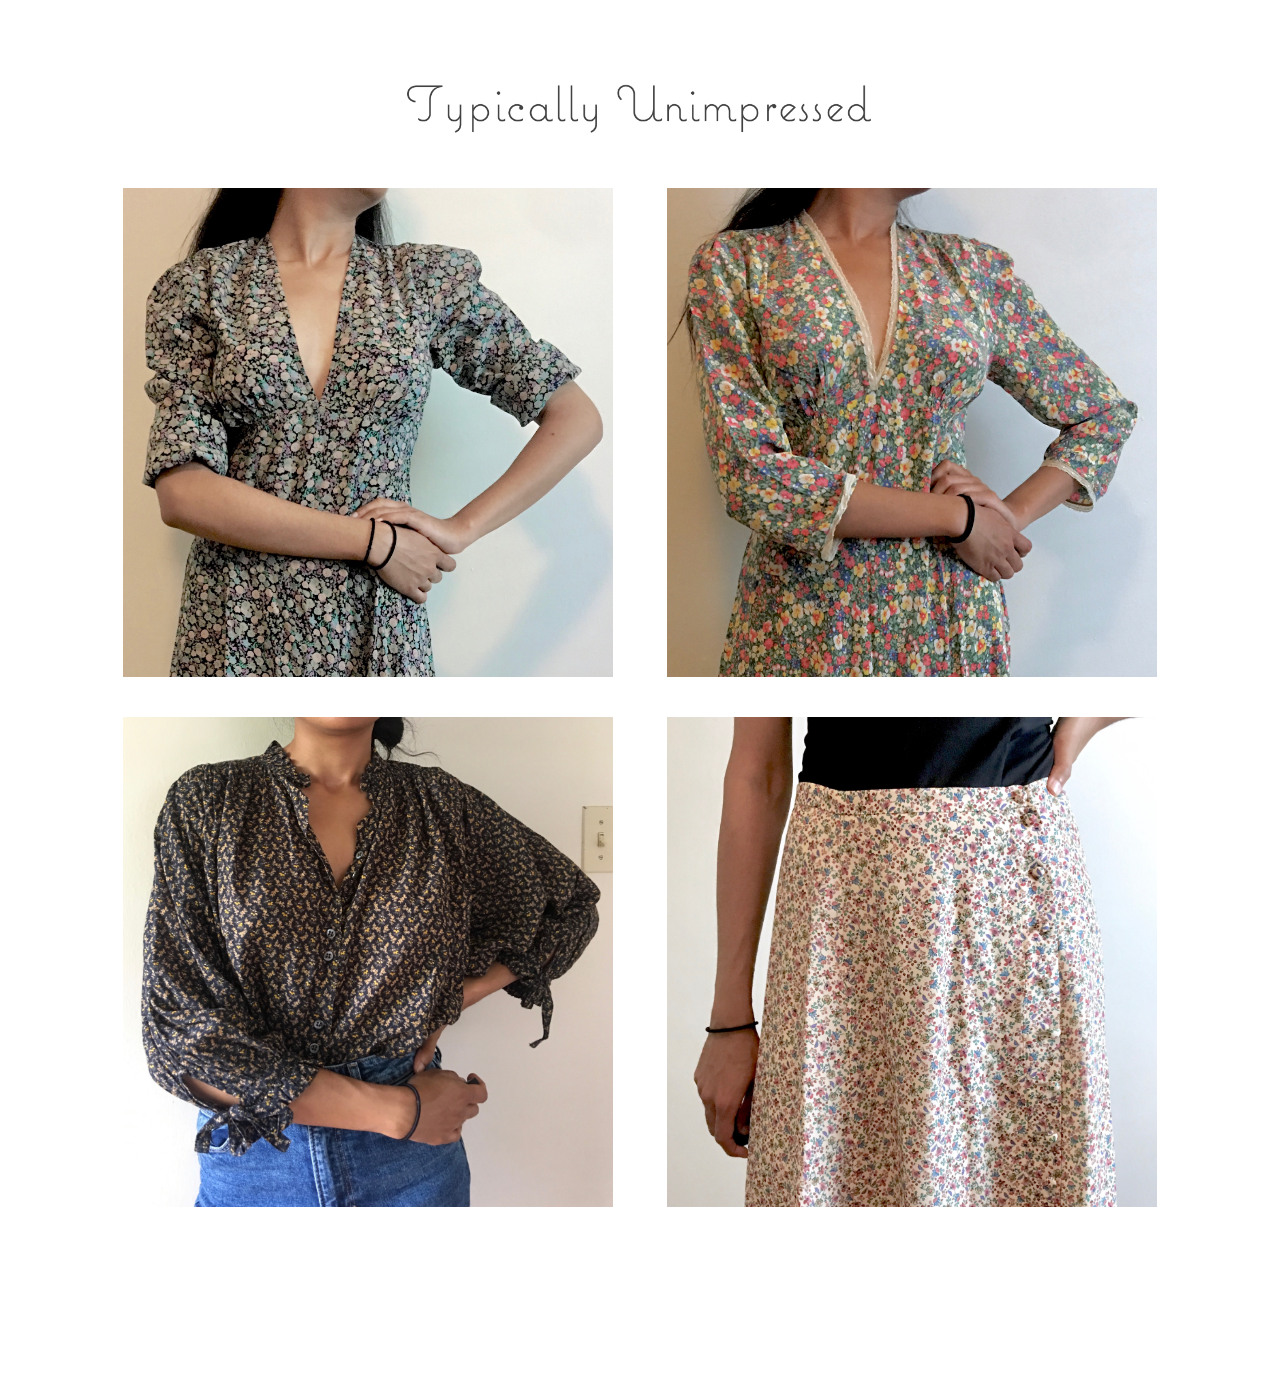
<file: index.html>
<html>
<head>
<title>Typically Unimpressed</title>
<meta name="description" content="Reviews and try-on photos of your favorite romantic, feminine fashion brands.">  

<link rel="canonical" href="https://typicallyunimpressed.com/" />
    
<link href="style.css" rel="stylesheet" type="text/css"> 
    
</head>
<body>
    
    <!-- Header -->
    <header>
        
        <style>
        .logo {
        text-align: center;
        }
        </style>
        
        <div class="logo">
        <img src=logo/typically_unimpressed_logo.png>  
        </div>
             
    </header>
    
    
    <!-- Picture Gallery -->
    <div class="row">
        <div class="column">
            <a href="content/doen_charleston_hardwick/doen_charleston_hardwick_review.html">
            <img src="content/doen_charleston_hardwick/home_page_doen_charleston_hardwick.jpg" alt="" style="width:90%" class="center">
            </a>
        </div>
        <div class="column">
            <a href="content/doen_catskill_green/doen_catskill_green_review.html">
            <img src="content/doen_catskill_green/home_page_doen_catskill_green.jpg" alt="Forest" style="width:90%" class="center">
            </a>
            
        </div>
    </div>
    
    <div class="row">
        <div class="column">
            <img src="content/doen_rose_top_navy/home_page_doen_rose_navy.jpg" alt="" style="width:90%" class="center">
        </div>
        <div class="column">
            <a href="content/sezane_nalla_skirt/sezane_nalla_skirt_floral_review.html">
            <img src="content/sezane_nalla_skirt/home_page_sezane_nalla.jpg" alt="Forest" style="width:90%" class="center">
            </a>
        </div>
    </div>
    
    
    <!-- Footer -->
    <footer class="footer">
        
    </footer>
        
</body>
</html>
</file>
<file: style.css>
*
{
    margin: 0;
    padding: 0;
}

.logo img
{
    width: 500px;
    height: auto;
    padding-top: 4rem;
}

/* from https://www.w3schools.com/howto/howto_css_images_side_by_side.asp */

.row {
    display: flex;
    padding-left: 6rem;
    padding-right: 6rem;
}

.column {
  /*flex: 33.33%; */
    flex: 50%;
    padding-top: 2.5rem;
}

.row_review {
    display: flex;
    padding-left: 8rem;
    padding-right: 8rem;
}

.column_review {
  /*flex: 33.33%; */
    flex: 50%;
    padding-bottom: 3rem;
    padding-top: 3rem;
}

.para_review {
    padding-left: 15rem;
    padding-right: 15rem;
}

footer {
  padding: 6rem;
}

.center {
  display: block;
  margin-left: auto;
  margin-right: auto;
}
</file>
